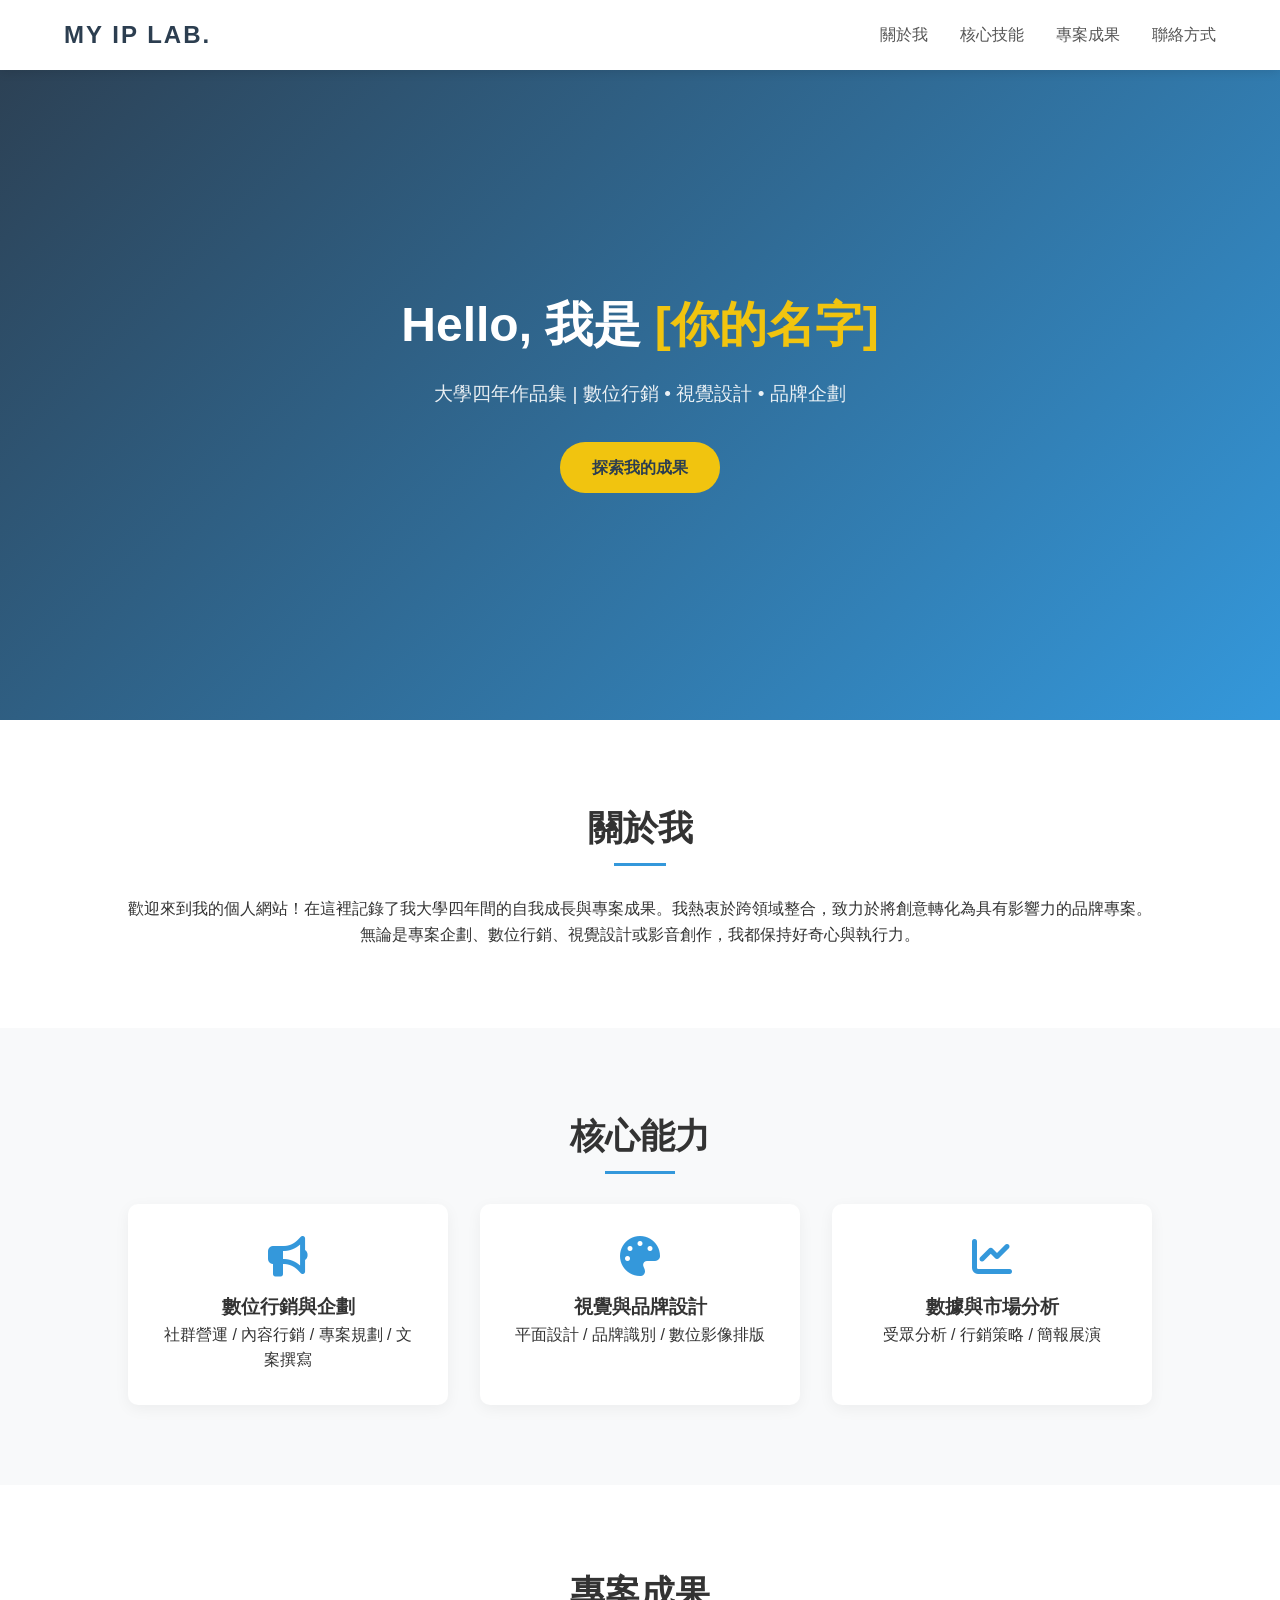
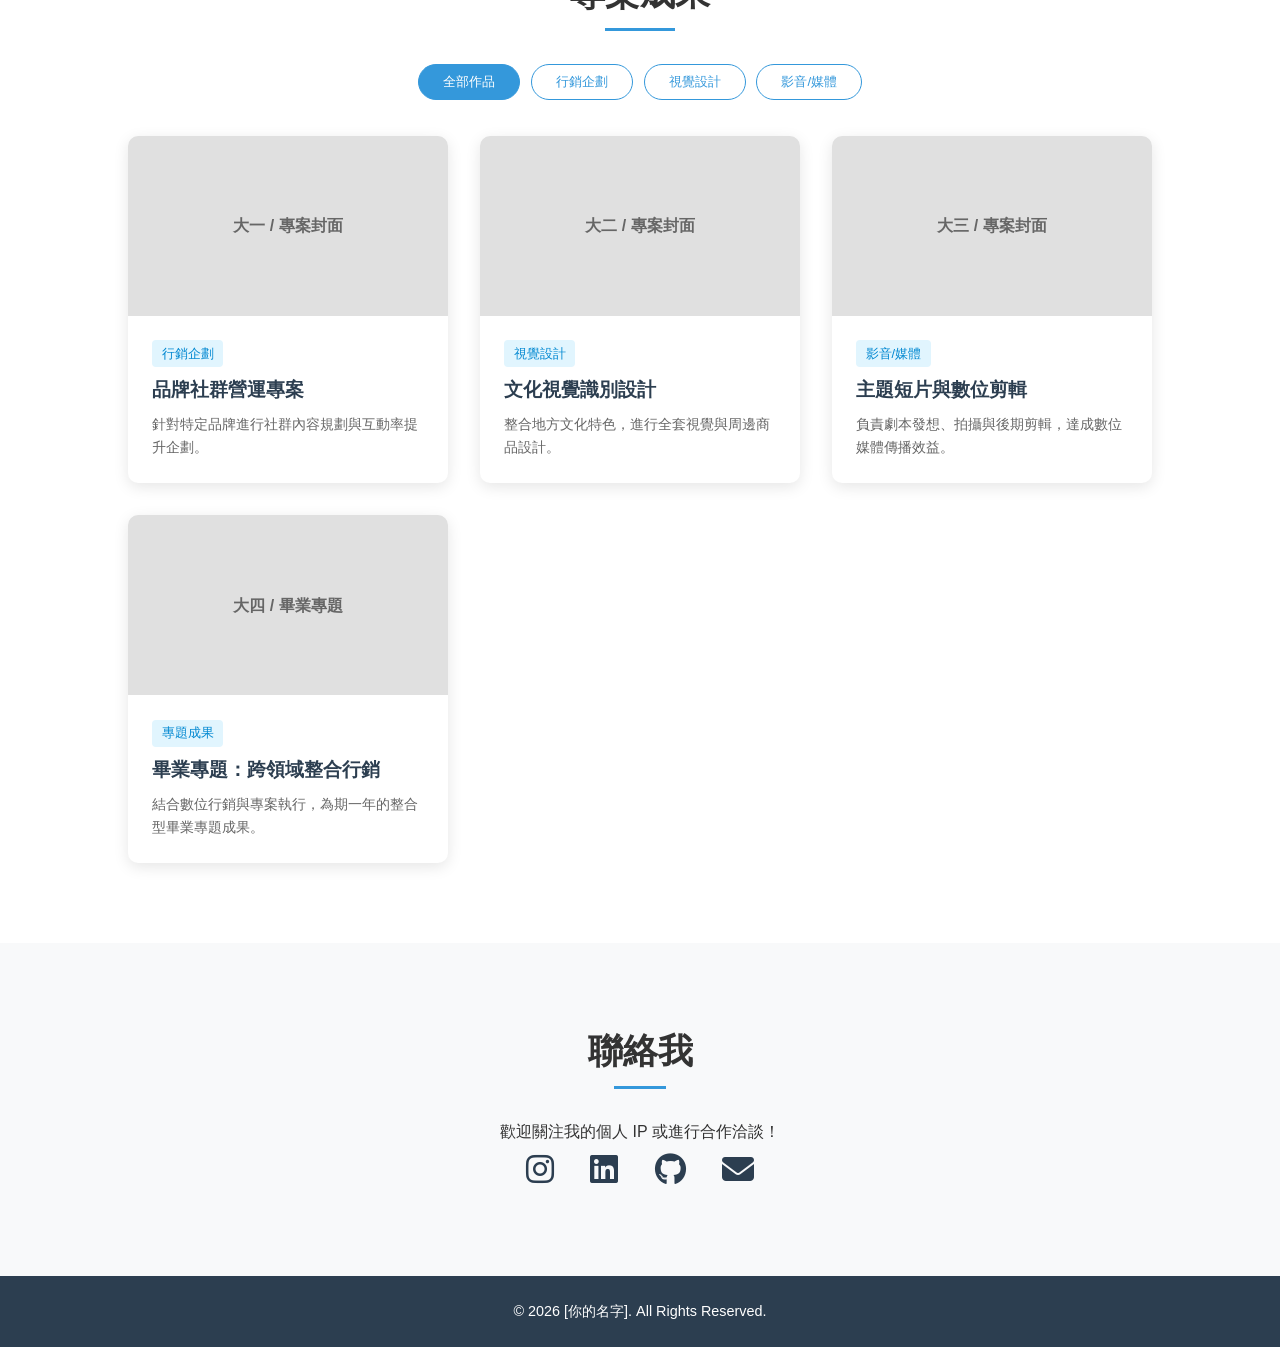
<file: index.html>
<!DOCTYPE html>
<html lang="zh-TW">
<head>
  <meta charset="UTF-8">
  <meta name="viewport" content="width=device-width, initial-scale=1.0">
  <title>個人作品集 & IP 展演 | Portfolio</title>
  <link rel="stylesheet" href="style.css">
  <!-- Font Awesome 圖示庫 -->
  <link rel="stylesheet" href="https://cdnjs.cloudflare.com/ajax/libs/font-awesome/6.4.0/css/all.min.css">
</head>
<body>

  <!-- 導覽列 -->
  <nav class="navbar">
    <div class="logo">MY IP LAB.</div>
    <ul class="nav-links">
      <li><a href="#about">關於我</a></li>
      <li><a href="#skills">核心技能</a></li>
      <li><a href="#projects">專案成果</a></li>
      <li><a href="#contact">聯絡方式</a></li>
    </ul>
  </nav>

  <!-- 主視覺 Header -->
  <header class="hero">
    <div class="hero-content">
      <h1>Hello, 我是 <span class="highlight">[你的名字]</span></h1>
      <p class="tagline">大學四年作品集 | 數位行銷 • 視覺設計 • 品牌企劃</p>
      <a href="#projects" class="btn">探索我的成果</a>
    </div>
  </header>

  <!-- 關於我 -->
  <section id="about" class="section">
    <h2>關於我</h2>
    <div class="about-container">
      <div class="about-text">
        <p>歡迎來到我的個人網站！在這裡記錄了我大學四年間的自我成長與專案成果。我熱衷於跨領域整合，致力於將創意轉化為具有影響力的品牌專案。</p>
        <p>無論是專案企劃、數位行銷、視覺設計或影音創作，我都保持好奇心與執行力。</p>
      </div>
    </div>
  </section>

  <!-- 核心技能 / 標籤 -->
  <section id="skills" class="section bg-light">
    <h2>核心能力</h2>
    <div class="skills-grid">
      <div class="skill-card">
        <i class="fa-solid fa-bullhorn"></i>
        <h3>數位行銷與企劃</h3>
        <p>社群營運 / 內容行銷 / 專案規劃 / 文案撰寫</p>
      </div>
      <div class="skill-card">
        <i class="fa-solid fa-palette"></i>
        <h3>視覺與品牌設計</h3>
        <p>平面設計 / 品牌識別 / 數位影像排版</p>
      </div>
      <div class="skill-card">
        <i class="fa-solid fa-chart-line"></i>
        <h3>數據與市場分析</h3>
        <p>受眾分析 / 行銷策略 / 簡報展演</p>
      </div>
    </div>
  </section>

  <!-- 專案成果 (分類過濾) -->
  <section id="projects" class="section">
    <h2>專案成果</h2>
    
    <!-- 分類按鈕 -->
    <div class="filter-buttons">
      <button class="filter-btn active" data-filter="all">全部作品</button>
      <button class="filter-btn" data-filter="marketing">行銷企劃</button>
      <button class="filter-btn" data-filter="design">視覺設計</button>
      <button class="filter-btn" data-filter="video">影音/媒體</button>
    </div>

    <!-- 作品列表 -->
    <div class="projects-grid">
      
      <div class="project-card" data-category="marketing">
        <div class="project-img-placeholder">大一 / 專案封面</div>
        <div class="project-info">
          <span class="tag">行銷企劃</span>
          <h3>品牌社群營運專案</h3>
          <p>針對特定品牌進行社群內容規劃與互動率提升企劃。</p>
        </div>
      </div>

      <div class="project-card" data-category="design">
        <div class="project-img-placeholder">大二 / 專案封面</div>
        <div class="project-info">
          <span class="tag">視覺設計</span>
          <h3>文化視覺識別設計</h3>
          <p>整合地方文化特色，進行全套視覺與周邊商品設計。</p>
        </div>
      </div>

      <div class="project-card" data-category="video">
        <div class="project-img-placeholder">大三 / 專案封面</div>
        <div class="project-info">
          <span class="tag">影音/媒體</span>
          <h3>主題短片與數位剪輯</h3>
          <p>負責劇本發想、拍攝與後期剪輯，達成數位媒體傳播效益。</p>
        </div>
      </div>

      <div class="project-card" data-category="marketing">
        <div class="project-img-placeholder">大四 / 畢業專題</div>
        <div class="project-info">
          <span class="tag">專題成果</span>
          <h3>畢業專題：跨領域整合行銷</h3>
          <p>結合數位行銷與專案執行，為期一年的整合型畢業專題成果。</p>
        </div>
      </div>

    </div>
  </section>

  <!-- 聯絡方式 -->
  <section id="contact" class="section bg-light">
    <h2>聯絡我</h2>
    <p>歡迎關注我的個人 IP 或進行合作洽談！</p>
    <div class="social-links">
      <a href="#" target="_blank"><i class="fa-brands fa-instagram"></i></a>
      <a href="#" target="_blank"><i class="fa-brands fa-linkedin"></i></a>
      <a href="#" target="_blank"><i class="fa-brands fa-github"></i></a>
      <a href="mailto:your-email@example.com"><i class="fa-solid fa-envelope"></i></a>
    </div>
  </section>

  <footer>
    <p>&copy; 2026 [你的名字]. All Rights Reserved.</p>
  </footer>

  <script src="script.js"></script>
</body>
</html>
</file>
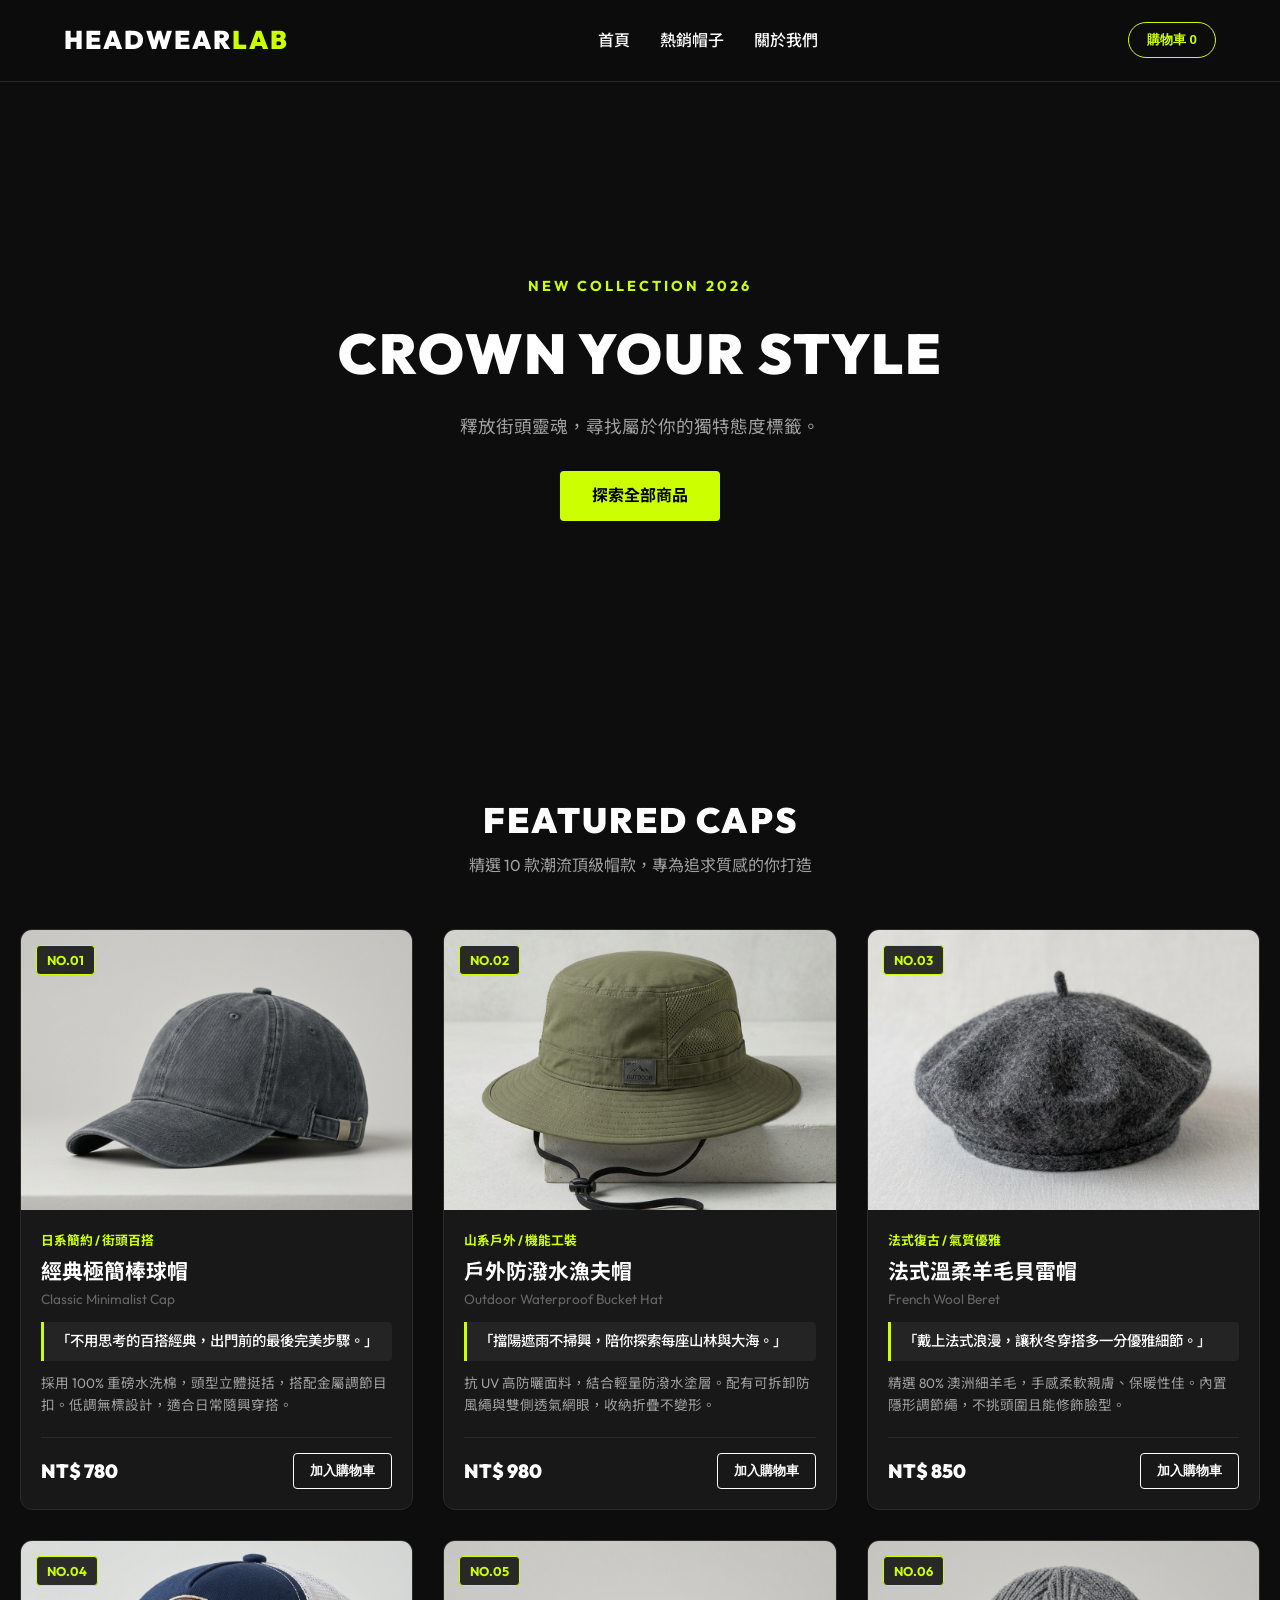
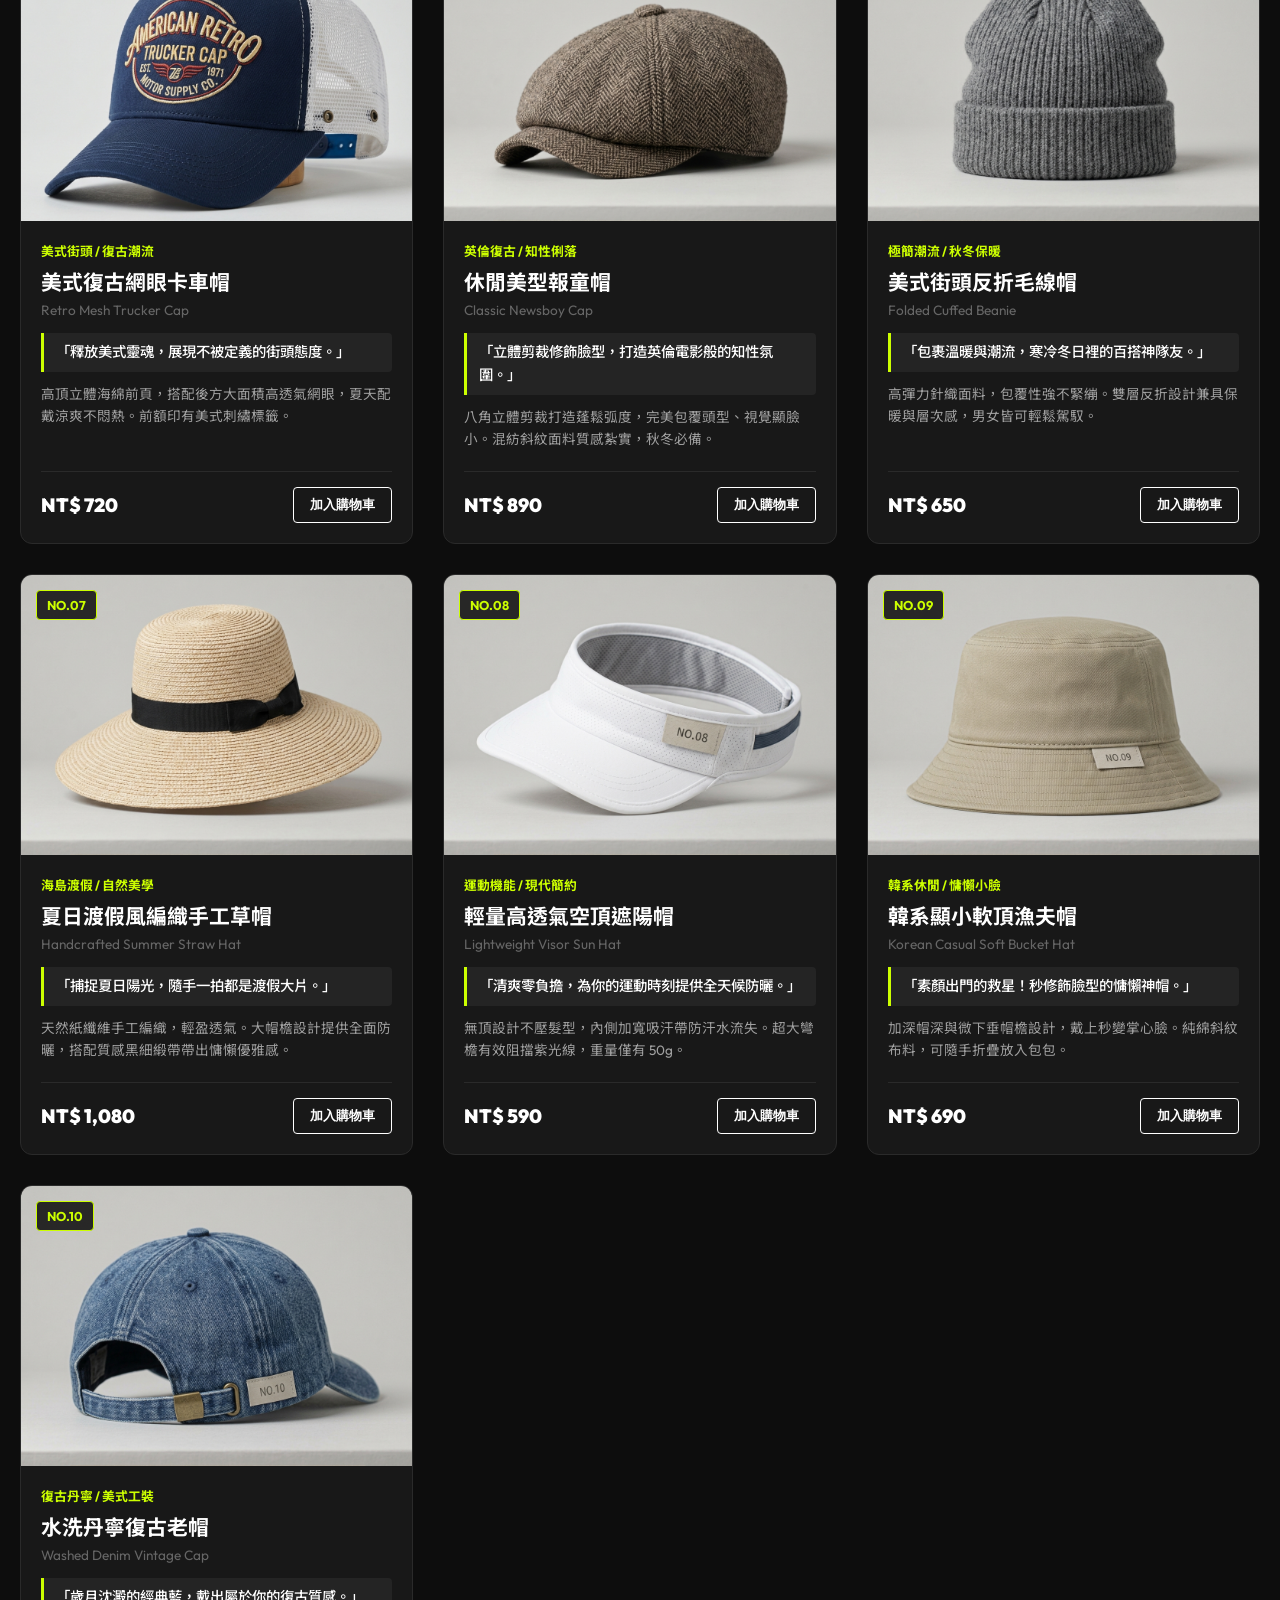
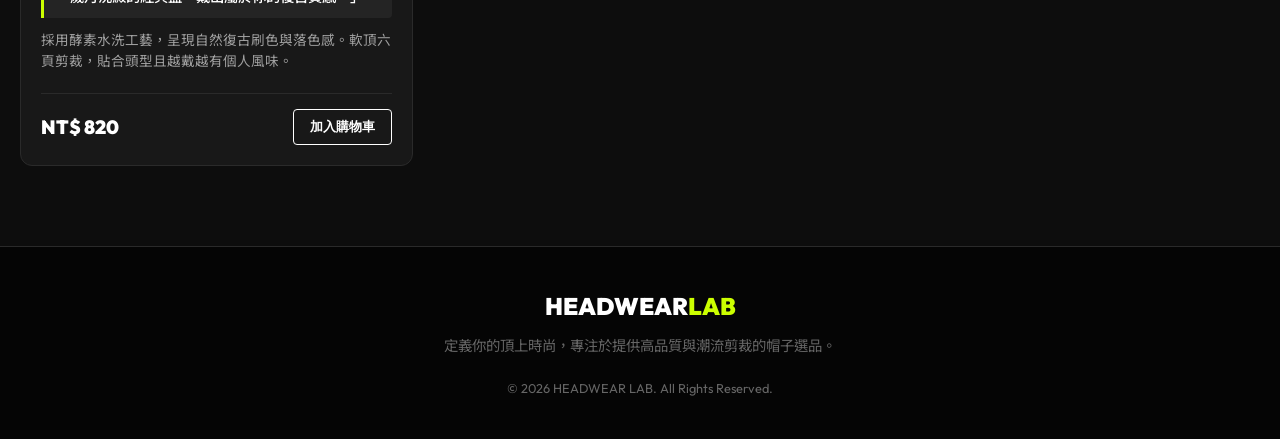
<file: bbcom/index.html>
<!DOCTYPE html>
<html lang="zh-TW">
<head>
    <meta charset="UTF-8">
    <meta name="viewport" content="width=device-width, initial-scale=1.0">
    <title>HEADWEAR LAB | 潮流帽子選品店</title>
    <link rel="stylesheet" href="style.css">
    <link rel="preconnect" href="https://fonts.googleapis.com">
    <link rel="preconnect" href="https://fonts.gstatic.com" crossorigin>
    <link href="https://fonts.googleapis.com/css2?family=Noto+Sans+TC:wght@300;400;700;900&family=Outfit:wght@400;700;900&display=swap" rel="stylesheet">
</head>
<body>

    <!-- 導覽列 -->
    <header class="navbar">
        <div class="logo">HEADWEAR<span>LAB</span></div>
        <nav>
            <ul class="nav-links">
                <li><a href="#hero">首頁</a></li>
                <li><a href="#products">熱銷帽子</a></li>
                <li><a href="#about">關於我們</a></li>
            </ul>
        </nav>
        <div class="nav-actions">
            <button class="cart-btn">購物車 <span class="cart-badge">0</span></button>
        </div>
    </header>

    <!-- 主視覺 Banner -->
    <section id="hero" class="hero-section">
        <div class="hero-content">
            <span class="tagline">NEW COLLECTION 2026</span>
            <h1>CROWN YOUR STYLE</h1>
            <p>釋放街頭靈魂，尋找屬於你的獨特態度標籤。</p>
            <a href="#products" class="btn-primary">探索全部商品</a>
        </div>
    </section>

    <!-- 商品列表區塊 -->
    <section id="products" class="products-section">
        <div class="section-header">
            <h2>FEATURED CAPS</h2>
            <p>精選 10 款潮流頂級帽款，專為追求質感的你打造</p>
        </div>

        <div class="product-grid">

            <!-- NO.01 -->
            <article class="product-card">
                <div class="card-image">
                    <span class="badge">NO.01</span>
                    <img src="images/01.jpg" alt="經典極簡棒球帽">
                </div>
                <div class="card-content">
                    <span class="style-tag">日系簡約 / 街頭百搭</span>
                    <h3>經典極簡棒球帽</h3>
                    <p class="en-name">Classic Minimalist Cap</p>
                    <p class="quote">「不用思考的百搭經典，出門前的最後完美步驟。」</p>
                    <p class="description">採用 100% 重磅水洗棉，頭型立體挺括，搭配金屬調節目扣。低調無標設計，適合日常隨興穿搭。</p>
                    <div class="card-footer">
                        <span class="price">NT$ 780</span>
                        <button class="btn-add-cart">加入購物車</button>
                    </div>
                </div>
            </article>

            <!-- NO.02 -->
            <article class="product-card">
                <div class="card-image">
                    <span class="badge">NO.02</span>
                    <img src="images/02.jpg" alt="戶外防潑水漁夫帽">
                </div>
                <div class="card-content">
                    <span class="style-tag">山系戶外 / 機能工裝</span>
                    <h3>戶外防潑水漁夫帽</h3>
                    <p class="en-name">Outdoor Waterproof Bucket Hat</p>
                    <p class="quote">「擋陽遮雨不掃興，陪你探索每座山林與大海。」</p>
                    <p class="description">抗 UV 高防曬面料，結合輕量防潑水塗層。配有可拆卸防風繩與雙側透氣網眼，收納折疊不變形。</p>
                    <div class="card-footer">
                        <span class="price">NT$ 980</span>
                        <button class="btn-add-cart">加入購物車</button>
                    </div>
                </div>
            </article>

            <!-- NO.03 -->
            <article class="product-card">
                <div class="card-image">
                    <span class="badge">NO.03</span>
                    <img src="images/03.jpg" alt="法式溫柔羊毛貝雷帽">
                </div>
                <div class="card-content">
                    <span class="style-tag">法式復古 / 氣質優雅</span>
                    <h3>法式溫柔羊毛貝雷帽</h3>
                    <p class="en-name">French Wool Beret</p>
                    <p class="quote">「戴上法式浪漫，讓秋冬穿搭多一分優雅細節。」</p>
                    <p class="description">精選 80% 澳洲細羊毛，手感柔軟親膚、保暖性佳。內置隱形調節繩，不挑頭圍且能修飾臉型。</p>
                    <div class="card-footer">
                        <span class="price">NT$ 850</span>
                        <button class="btn-add-cart">加入購物車</button>
                    </div>
                </div>
            </article>

            <!-- NO.04 -->
            <article class="product-card">
                <div class="card-image">
                    <span class="badge">NO.04</span>
                    <img src="images/04.jpg" alt="美式復古網眼卡車帽">
                </div>
                <div class="card-content">
                    <span class="style-tag">美式街頭 / 復古潮流</span>
                    <h3>美式復古網眼卡車帽</h3>
                    <p class="en-name">Retro Mesh Trucker Cap</p>
                    <p class="quote">「釋放美式靈魂，展現不被定義的街頭態度。」</p>
                    <p class="description">高頂立體海綿前頁，搭配後方大面積高透氣網眼，夏天配戴涼爽不悶熱。前額印有美式刺繡標籤。</p>
                    <div class="card-footer">
                        <span class="price">NT$ 720</span>
                        <button class="btn-add-cart">加入購物車</button>
                    </div>
                </div>
            </article>

            <!-- NO.05 -->
            <article class="product-card">
                <div class="card-image">
                    <span class="badge">NO.05</span>
                    <img src="images/05.jpg" alt="休閒美型報童帽">
                </div>
                <div class="card-content">
                    <span class="style-tag">英倫復古 / 知性俐落</span>
                    <h3>休閒美型報童帽</h3>
                    <p class="en-name">Classic Newsboy Cap</p>
                    <p class="quote">「立體剪裁修飾臉型，打造英倫電影般的知性氛圍。」</p>
                    <p class="description">八角立體剪裁打造蓬鬆弧度，完美包覆頭型、視覺顯臉小。混紡斜紋面料質感紮實，秋冬必備。</p>
                    <div class="card-footer">
                        <span class="price">NT$ 890</span>
                        <button class="btn-add-cart">加入購物車</button>
                    </div>
                </div>
            </article>

            <!-- NO.06 -->
            <article class="product-card">
                <div class="card-image">
                    <span class="badge">NO.06</span>
                    <img src="images/06.jpg" alt="美式街頭反折毛線帽">
                </div>
                <div class="card-content">
                    <span class="style-tag">極簡潮流 / 秋冬保暖</span>
                    <h3>美式街頭反折毛線帽</h3>
                    <p class="en-name">Folded Cuffed Beanie</p>
                    <p class="quote">「包裹溫暖與潮流，寒冷冬日裡的百搭神隊友。」</p>
                    <p class="description">高彈力針織面料，包覆性強不緊繃。雙層反折設計兼具保暖與層次感，男女皆可輕鬆駕馭。</p>
                    <div class="card-footer">
                        <span class="price">NT$ 650</span>
                        <button class="btn-add-cart">加入購物車</button>
                    </div>
                </div>
            </article>

            <!-- NO.07 -->
            <article class="product-card">
                <div class="card-image">
                    <span class="badge">NO.07</span>
                    <img src="images/07.jpg" alt="夏日渡假風編織手工草帽">
                </div>
                <div class="card-content">
                    <span class="style-tag">海島渡假 / 自然美學</span>
                    <h3>夏日渡假風編織手工草帽</h3>
                    <p class="en-name">Handcrafted Summer Straw Hat</p>
                    <p class="quote">「捕捉夏日陽光，隨手一拍都是渡假大片。」</p>
                    <p class="description">天然紙纖維手工編織，輕盈透氣。大帽檐設計提供全面防曬，搭配質感黑細緞帶帶出慵懶優雅感。</p>
                    <div class="card-footer">
                        <span class="price">NT$ 1,080</span>
                        <button class="btn-add-cart">加入購物車</button>
                    </div>
                </div>
            </article>

            <!-- NO.08 -->
            <article class="product-card">
                <div class="card-image">
                    <span class="badge">NO.08</span>
                    <img src="images/08.jpg" alt="輕量高透氣空頂遮陽帽">
                </div>
                <div class="card-content">
                    <span class="style-tag">運動機能 / 現代簡約</span>
                    <h3>輕量高透氣空頂遮陽帽</h3>
                    <p class="en-name">Lightweight Visor Sun Hat</p>
                    <p class="quote">「清爽零負擔，為你的運動時刻提供全天候防曬。」</p>
                    <p class="description">無頂設計不壓髮型，內側加寬吸汗帶防汗水流失。超大彎檐有效阻擋紫光線，重量僅有 50g。</p>
                    <div class="card-footer">
                        <span class="price">NT$ 590</span>
                        <button class="btn-add-cart">加入購物車</button>
                    </div>
                </div>
            </article>

            <!-- NO.09 -->
            <article class="product-card">
                <div class="card-image">
                    <span class="badge">NO.09</span>
                    <img src="images/09.jpg" alt="韓系顯小軟頂漁夫帽">
                </div>
                <div class="card-content">
                    <span class="style-tag">韓系休閒 / 慵懶小臉</span>
                    <h3>韓系顯小軟頂漁夫帽</h3>
                    <p class="en-name">Korean Casual Soft Bucket Hat</p>
                    <p class="quote">「素顏出門的救星！秒修飾臉型的慵懶神帽。」</p>
                    <p class="description">加深帽深與微下垂帽檐設計，戴上秒變掌心臉。純綿斜紋布料，可隨手折疊放入包包。</p>
                    <div class="card-footer">
                        <span class="price">NT$ 690</span>
                        <button class="btn-add-cart">加入購物車</button>
                    </div>
                </div>
            </article>

            <!-- NO.10 -->
            <article class="product-card">
                <div class="card-image">
                    <span class="badge">NO.10</span>
                    <img src="images/10.jpg" alt="水洗丹寧復古老帽">
                </div>
                <div class="card-content">
                    <span class="style-tag">復古丹寧 / 美式工裝</span>
                    <h3>水洗丹寧復古老帽</h3>
                    <p class="en-name">Washed Denim Vintage Cap</p>
                    <p class="quote">「歲月沈澱的經典藍，戴出屬於你的復古質感。」</p>
                    <p class="description">採用酵素水洗工藝，呈現自然復古刷色與落色感。軟頂六頁剪裁，貼合頭型且越戴越有個人風味。</p>
                    <div class="card-footer">
                        <span class="price">NT$ 820</span>
                        <button class="btn-add-cart">加入購物車</button>
                    </div>
                </div>
            </article>

        </div>
    </section>

    <!-- 頁尾區塊 -->
    <footer id="about">
        <div class="footer-content">
            <div class="footer-brand">
                <h2>HEADWEAR<span>LAB</span></h2>
                <p>定義你的頂上時尚，專注於提供高品質與潮流剪裁的帽子選品。</p>
            </div>
            <div class="footer-info">
                <p>© 2026 HEADWEAR LAB. All Rights Reserved.</p>
            </div>
        </div>
    </footer>

</body>
</html>
</file>
<file: style.css>
/* 全局設定 */
* {
  box-sizing: border-box;
  margin: 0;
  padding: 0;
  font-family: 'Segoe UI', Tahoma, Geneva, Verdana, sans-serif;
  scroll-behavior: smooth;
}

body {
  color: #333;
  line-height: 1.6;
}

/* 導覽列 */
.navbar {
  display: flex;
  justify-content: space-between;
  align-items: center;
  padding: 1rem 5%;
  background: #ffffff;
  box-shadow: 0 2px 10px rgba(0,0,0,0.1);
  position: fixed;
  width: 100%;
  top: 0;
  z-index: 1000;
}

.logo {
  font-size: 1.5rem;
  font-weight: bold;
  letter-spacing: 2px;
  color: #2c3e50;
}

.nav-links {
  display: flex;
  list-style: none;
}

.nav-links li a {
  text-decoration: none;
  color: #555;
  margin-left: 2rem;
  font-weight: 500;
  transition: color 0.3s;
}

.nav-links li a:hover {
  color: #3498db;
}

/* Header 主視覺 */
.hero {
  height: 80vh;
  background: linear-gradient(135deg, #2c3e50, #3498db);
  color: white;
  display: flex;
  justify-content: center;
  align-items: center;
  text-align: center;
  padding-top: 60px;
}

.hero h1 {
  font-size: 3rem;
  margin-bottom: 1rem;
}

.highlight {
  color: #f1c40f;
}

.tagline {
  font-size: 1.2rem;
  margin-bottom: 2rem;
  opacity: 0.9;
}

.btn {
  display: inline-block;
  padding: 0.8rem 2rem;
  background: #f1c40f;
  color: #2c3e50;
  text-decoration: none;
  font-weight: bold;
  border-radius: 25px;
  transition: transform 0.3s, background 0.3s;
}

.btn:hover {
  transform: translateY(-3px);
  background: #f39c12;
}

/* 通用 Section 樣式 */
.section {
  padding: 5rem 10%;
  text-align: center;
}

.bg-light {
  background-color: #f8f9fa;
}

.section h2 {
  font-size: 2.2rem;
  margin-bottom: 2.5rem;
  position: relative;
  display: inline-block;
}

.section h2::after {
  content: '';
  width: 50%;
  height: 3px;
  background: #3498db;
  position: absolute;
  bottom: -10px;
  left: 25%;
}

/* 技能卡片 */
.skills-grid {
  display: grid;
  grid-template-columns: repeat(auto-fit, minmax(250px, 1fr));
  gap: 2rem;
}

.skill-card {
  background: white;
  padding: 2rem;
  border-radius: 10px;
  box-shadow: 0 4px 15px rgba(0,0,0,0.05);
  transition: transform 0.3s;
}

.skill-card:hover {
  transform: translateY(-5px);
}

.skill-card i {
  font-size: 2.5rem;
  color: #3498db;
  margin-bottom: 1rem;
}

/* 作品集 */
.filter-buttons {
  margin-bottom: 2rem;
}

.filter-btn {
  padding: 0.5rem 1.5rem;
  margin: 0.2rem;
  border: 1px solid #3498db;
  background: transparent;
  color: #3498db;
  border-radius: 20px;
  cursor: pointer;
  transition: all 0.3s;
}

.filter-btn.active, .filter-btn:hover {
  background: #3498db;
  color: white;
}

.projects-grid {
  display: grid;
  grid-template-columns: repeat(auto-fit, minmax(280px, 1fr));
  gap: 2rem;
}

.project-card {
  background: white;
  border-radius: 10px;
  overflow: hidden;
  box-shadow: 0 4px 15px rgba(0,0,0,0.1);
  text-align: left;
  transition: transform 0.3s;
}

.project-card:hover {
  transform: translateY(-5px);
}

.project-img-placeholder {
  height: 180px;
  background: #e0e0e0;
  display: flex;
  align-items: center;
  justify-content: center;
  color: #666;
  font-weight: bold;
}

.project-info {
  padding: 1.5rem;
}

.tag {
  display: inline-block;
  background: #e1f5fe;
  color: #0288d1;
  font-size: 0.8rem;
  padding: 0.2rem 0.6rem;
  border-radius: 4px;
  margin-bottom: 0.5rem;
}

.project-info h3 {
  margin-bottom: 0.5rem;
  color: #2c3e50;
}

.project-info p {
  font-size: 0.9rem;
  color: #666;
}

/* 聯絡資訊 */
.social-links a {
  font-size: 2rem;
  color: #2c3e50;
  margin: 0 1rem;
  transition: color 0.3s;
}

.social-links a:hover {
  color: #3498db;
}

footer {
  background: #2c3e50;
  color: white;
  text-align: center;
  padding: 1.5rem;
  font-size: 0.9rem;
}

/* 響應式微調 */
@media (max-width: 768px) {
  .hero h1 { font-size: 2.2rem; }
  .navbar { flex-direction: column; }
  .nav-links { margin-top: 1rem; }
  .nav-links li a { margin: 0 0.8rem; }
}
</file>
<file: bbcom/style.css>
/* ==========================================
   全域變數與重置 (Variables & Reset)
   ========================================== */
:root {
    --bg-color: #0d0d0d;
    --card-bg: #181818;
    --accent-color: #ccff00; /* 潮流螢光黃綠 */
    --text-primary: #ffffff;
    --text-secondary: #a0a0a0;
    --text-muted: #666666;
    --border-color: #2a2a2a;
    --font-main: 'Outfit', 'Noto Sans TC', sans-serif;
}

* {
    margin: 0;
    padding: 0;
    box-sizing: border-box;
}

body {
    background-color: var(--bg-color);
    color: var(--text-primary);
    font-family: var(--font-main);
    line-height: 1.6;
    overflow-x: hidden;
}

a {
    color: inherit;
    text-decoration: none;
}

/* ==========================================
   導覽列 (Navbar)
   ========================================== */
.navbar {
    display: flex;
    justify-content: space-between;
    align-items: center;
    padding: 20px 5%;
    background-color: rgba(13, 13, 13, 0.9);
    backdrop-filter: blur(10px);
    position: sticky;
    top: 0;
    z-index: 1000;
    border-bottom: 1px solid var(--border-color);
}

.logo {
    font-size: 1.6rem;
    font-weight: 900;
    letter-spacing: 2px;
}

.logo span {
    color: var(--accent-color);
}

.nav-links {
    display: flex;
    list-style: none;
    gap: 30px;
}

.nav-links a {
    font-weight: 500;
    transition: color 0.3s;
}

.nav-links a:hover {
    color: var(--accent-color);
}

.cart-btn {
    background: transparent;
    border: 1px solid var(--accent-color);
    color: var(--accent-color);
    padding: 8px 18px;
    font-weight: 700;
    border-radius: 20px;
    cursor: pointer;
    transition: all 0.3s;
}

.cart-btn:hover {
    background-color: var(--accent-color);
    color: #000;
}

/* ==========================================
   主視覺區塊 (Hero Section)
   ========================================== */
.hero-section {
    height: 70vh;
    display: flex;
    align-items: center;
    justify-content: center;
    text-align: center;
    background: linear-gradient(180deg, rgba(13,13,13,0.3) 0%, rgba(13,13,13,1) 100%), 
                url('https://images.unsplash.com/photo-1521369909029-2afed882baee?q=80&w=1600&auto=format&fit=crop') center/cover no-repeat;
    padding: 0 20px;
}

.hero-content .tagline {
    color: var(--accent-color);
    font-weight: 700;
    letter-spacing: 3px;
    font-size: 0.9rem;
}

.hero-content h1 {
    font-size: 3.5rem;
    font-weight: 900;
    margin: 10px 0 15px;
    letter-spacing: 2px;
}

.hero-content p {
    color: var(--text-secondary);
    font-size: 1.1rem;
    margin-bottom: 30px;
}

.btn-primary {
    display: inline-block;
    background-color: var(--accent-color);
    color: #000;
    padding: 12px 32px;
    font-weight: 700;
    border-radius: 4px;
    transition: transform 0.2s, box-shadow 0.2s;
}

.btn-primary:hover {
    transform: translateY(-3px);
    box-shadow: 0 10px 20px rgba(204, 255, 0, 0.3);
}

/* ==========================================
   商品列表區塊 (Products Section)
   ========================================== */
.products-section {
    max-width: 1300px;
    margin: 0 auto;
    padding: 80px 20px;
}

.section-header {
    text-align: center;
    margin-bottom: 50px;
}

.section-header h2 {
    font-size: 2.2rem;
    font-weight: 900;
    letter-spacing: 2px;
}

.section-header p {
    color: var(--text-secondary);
    margin-top: 5px;
}

/* Grid 卡片佈局 */
.product-grid {
    display: grid;
    grid-template-columns: repeat(auto-fill, minmax(320px, 1fr));
    gap: 30px;
}

.product-card {
    background-color: var(--card-bg);
    border-radius: 12px;
    overflow: hidden;
    border: 1px solid var(--border-color);
    display: flex;
    flex-direction: column;
    transition: transform 0.3s, border-color 0.3s;
}

.product-card:hover {
    transform: translateY(-8px);
    border-color: var(--accent-color);
}

.card-image {
    position: relative;
    width: 100%;
    height: 280px;
    background-color: #222;
    overflow: hidden;
}

.card-image img {
    width: 100%;
    height: 100%;
    object-fit: cover;
    transition: transform 0.5s;
}

.product-card:hover .card-image img {
    transform: scale(1.08);
}

.badge {
    position: absolute;
    top: 15px;
    left: 15px;
    background-color: rgba(0, 0, 0, 0.8);
    color: var(--accent-color);
    padding: 4px 10px;
    font-size: 0.8rem;
    font-weight: 700;
    border-radius: 4px;
    border: 1px solid var(--accent-color);
}

.card-content {
    padding: 20px;
    display: flex;
    flex-direction: column;
    flex-grow: 1;
}

.style-tag {
    color: var(--accent-color);
    font-size: 0.8rem;
    font-weight: 700;
    margin-bottom: 5px;
}

.card-content h3 {
    font-size: 1.3rem;
    font-weight: 700;
}

.en-name {
    font-size: 0.85rem;
    color: var(--text-muted);
    margin-bottom: 12px;
}

.quote {
    font-size: 0.9rem;
    font-weight: 500;
    color: var(--text-primary);
    background-color: rgba(255, 255, 255, 0.05);
    padding: 8px 12px;
    border-left: 3px solid var(--accent-color);
    margin-bottom: 12px;
    border-radius: 0 4px 4px 0;
}

.description {
    font-size: 0.85rem;
    color: var(--text-secondary);
    margin-bottom: 20px;
    flex-grow: 1;
}

.card-footer {
    display: flex;
    justify-content: space-between;
    align-items: center;
    border-top: 1px solid var(--border-color);
    padding-top: 15px;
}

.price {
    font-size: 1.2rem;
    font-weight: 900;
    color: #fff;
}

.btn-add-cart {
    background-color: transparent;
    color: #fff;
    border: 1px solid #fff;
    padding: 8px 16px;
    border-radius: 4px;
    font-weight: 700;
    cursor: pointer;
    transition: all 0.3s;
}

.btn-add-cart:hover {
    background-color: #fff;
    color: #000;
}

/* ==========================================
   頁尾 (Footer)
   ========================================== */
footer {
    background-color: #050505;
    padding: 40px 20px;
    border-top: 1px solid var(--border-color);
    text-align: center;
}

.footer-content {
    max-width: 1200px;
    margin: 0 auto;
}

.footer-brand h2 {
    font-size: 1.5rem;
    font-weight: 900;
}

.footer-brand span {
    color: var(--accent-color);
}

.footer-brand p {
    color: var(--text-muted);
    margin: 10px 0 20px;
    font-size: 0.9rem;
}

.footer-info p {
    color: var(--text-muted);
    font-size: 0.8rem;
}

/* ==========================================
   RWD 響應式設計 (Responsive Design)
   ========================================== */
@media (max-width: 768px) {
    .navbar {
        flex-direction: column;
        gap: 15px;
    }
    
    .hero-content h1 {
        font-size: 2.2rem;
    }
    
    .product-grid {
        grid-template-columns: 1fr;
    }
}
</file>
